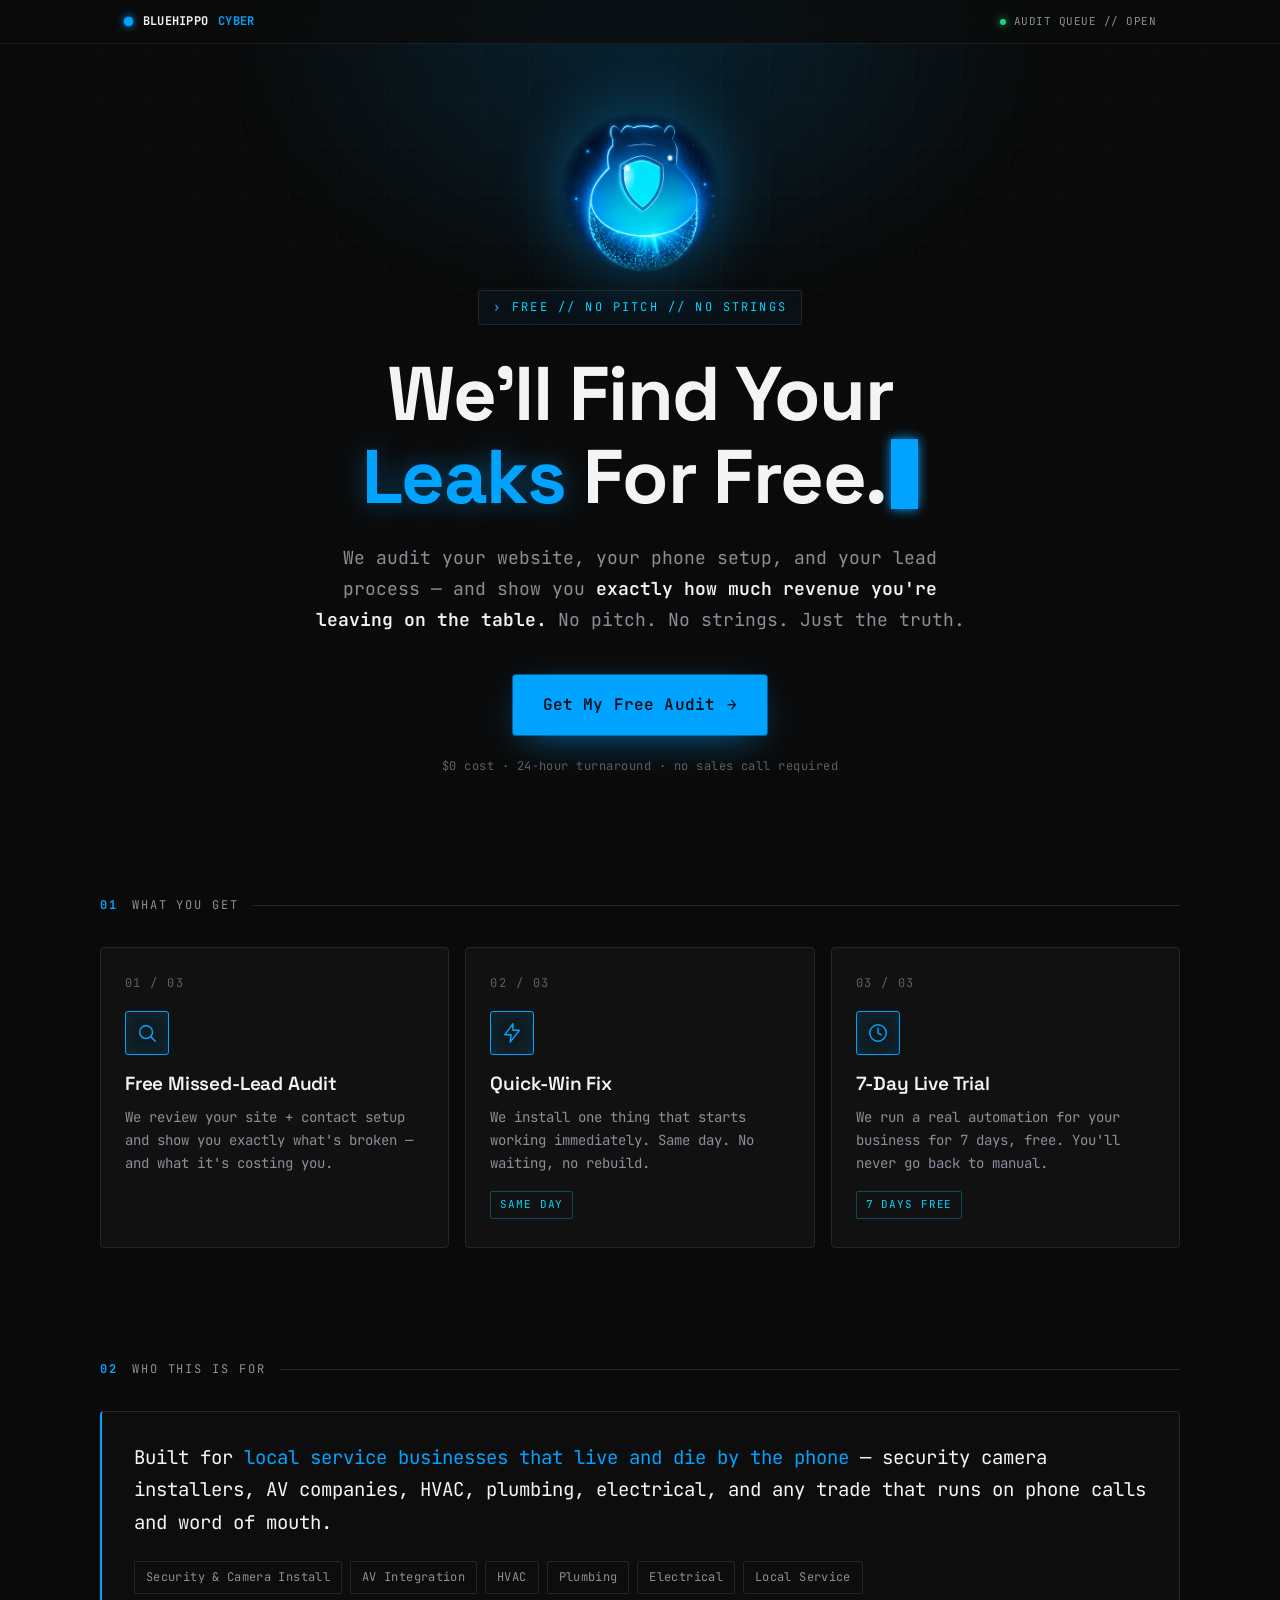
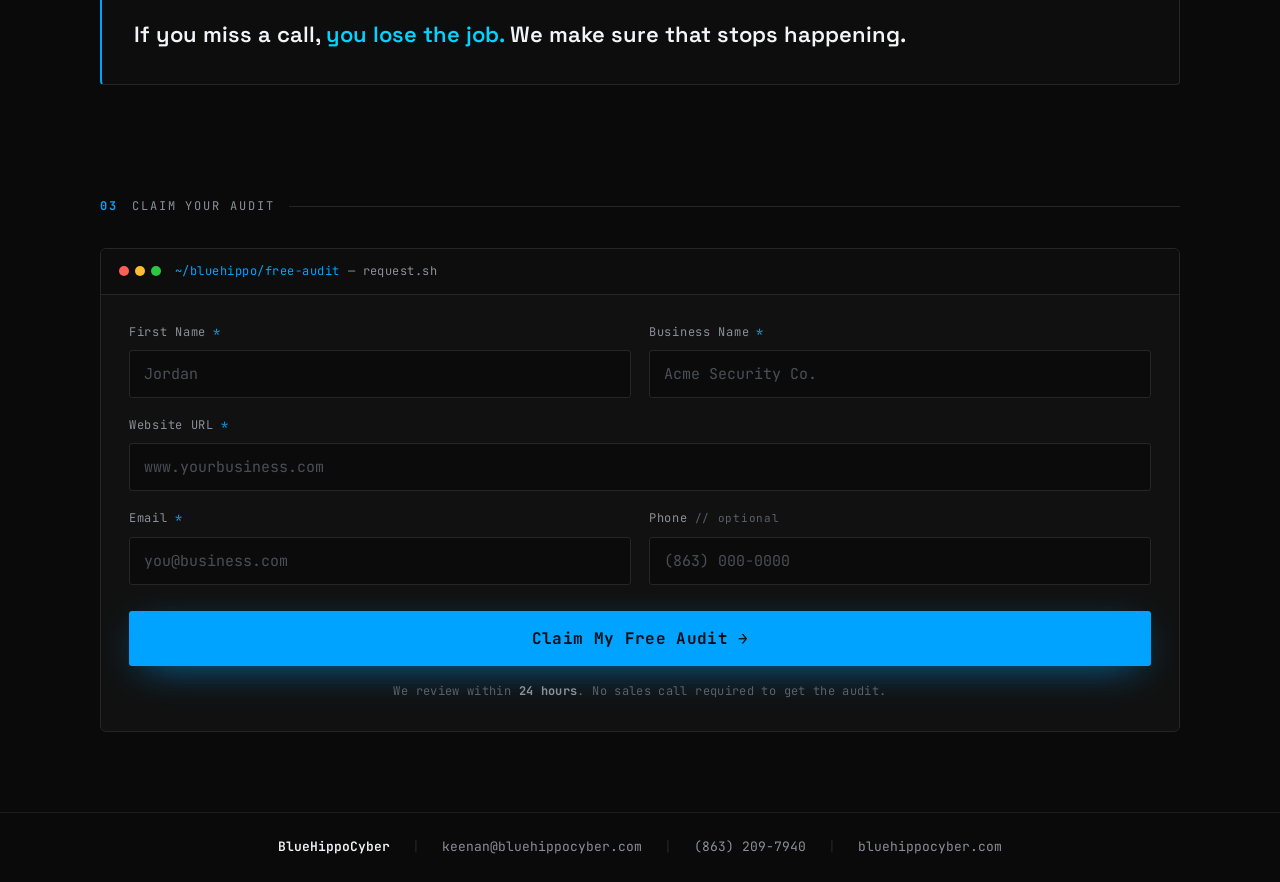
<file: free-audit.html>
<!DOCTYPE html>
<html lang="en">
<head>
<meta charset="UTF-8" />
<meta name="viewport" content="width=device-width, initial-scale=1.0" />
<title>BlueHippoCyber — Free Audit</title>
<link rel="preconnect" href="https://fonts.googleapis.com" />
<link rel="preconnect" href="https://fonts.gstatic.com" crossorigin />
<link href="https://fonts.googleapis.com/css2?family=Space+Grotesk:wght@400;500;600;700&family=JetBrains+Mono:wght@400;500;600;700&display=swap" rel="stylesheet" />
<style>
  :root {
    --bg: #0A0A0A;
    --panel: #111111;
    --panel-2: #0d0d0d;
    --line: #1c1c1c;
    --line-2: #262626;
    --blue: #00A3FF;
    --cyan: #00D4FF;
    --white: #F2F4F6;
    --muted: #8a9099;
    --muted-2: #5b616a;
    --mono: 'JetBrains Mono', ui-monospace, SFMono-Regular, Menlo, monospace;
    --display: 'Space Grotesk', system-ui, sans-serif;
  }

  * { box-sizing: border-box; margin: 0; padding: 0; }

  html { scroll-behavior: smooth; -webkit-text-size-adjust: 100%; }

  body {
    background: var(--bg);
    color: var(--white);
    font-family: var(--mono);
    line-height: 1.6;
    overflow-x: hidden;
    -webkit-font-smoothing: antialiased;
  }

  /* ---- Grid background texture ---- */
  .grid-bg {
    position: fixed;
    inset: 0;
    z-index: 0;
    pointer-events: none;
    background-image:
      linear-gradient(rgba(0,163,255,0.035) 1px, transparent 1px),
      linear-gradient(90deg, rgba(0,163,255,0.035) 1px, transparent 1px);
    background-size: 48px 48px;
    mask-image: radial-gradient(ellipse 120% 90% at 50% 0%, #000 35%, transparent 80%);
    -webkit-mask-image: radial-gradient(ellipse 120% 90% at 50% 0%, #000 35%, transparent 80%);
  }
  .glow {
    position: fixed;
    top: -260px;
    left: 50%;
    transform: translateX(-50%);
    width: 900px;
    height: 600px;
    z-index: 0;
    pointer-events: none;
    background: radial-gradient(ellipse at center, rgba(0,163,255,0.16), transparent 65%);
    filter: blur(20px);
  }

  .wrap {
    position: relative;
    z-index: 1;
    max-width: 1080px;
    margin: 0 auto;
    padding: 0 24px;
  }

  /* ---- Top status bar ---- */
  .topbar {
    position: relative;
    z-index: 2;
    border-bottom: 1px solid var(--line);
    background: rgba(10,10,10,0.7);
    backdrop-filter: blur(8px);
  }
  .topbar-inner {
    max-width: 1080px;
    margin: 0 auto;
    padding: 12px 24px;
    display: flex;
    align-items: center;
    justify-content: space-between;
    gap: 16px;
    font-size: 12px;
    letter-spacing: 0.04em;
  }
  .brand {
    display: flex;
    align-items: center;
    gap: 10px;
    font-weight: 700;
    color: var(--white);
    letter-spacing: 0.02em;
  }
  .brand .dot {
    width: 9px; height: 9px;
    background: var(--blue);
    border-radius: 50%;
    box-shadow: 0 0 10px var(--blue), 0 0 2px var(--blue);
    animation: pulse 2.4s ease-in-out infinite;
  }
  @keyframes pulse { 0%,100% { opacity: 1; } 50% { opacity: 0.35; } }
  .brand .tag { color: var(--blue); }
  .status {
    display: flex;
    align-items: center;
    gap: 8px;
    color: var(--muted);
    font-size: 11px;
  }
  .status .live {
    width: 6px; height: 6px; border-radius: 50%;
    background: #16d680;
    box-shadow: 0 0 8px #16d680;
  }

  /* ---- Hero ---- */
  .hero {
    padding: 64px 0 64px;
    text-align: center;
  }
  .hero-logo {
    width: 168px;
    height: 168px;
    margin: 0 auto 14px;
    display: block;
    filter: drop-shadow(0 0 34px rgba(0,163,255,0.45));
    animation: logoFloat 5.5s ease-in-out infinite;
  }
  @keyframes logoFloat {
    0%, 100% { transform: translateY(0); }
    50% { transform: translateY(-8px); }
  }
  .kicker {
    display: inline-flex;
    align-items: center;
    gap: 10px;
    font-size: 12px;
    letter-spacing: 0.18em;
    text-transform: uppercase;
    color: var(--cyan);
    border: 1px solid var(--line-2);
    background: rgba(0,163,255,0.05);
    padding: 7px 14px;
    border-radius: 2px;
    margin-bottom: 30px;
  }
  .kicker::before { content: '›'; color: var(--blue); font-weight: 700; }

  h1.headline {
    font-family: var(--display);
    font-weight: 700;
    font-size: clamp(38px, 8vw, 76px);
    line-height: 1.02;
    letter-spacing: -0.02em;
    margin: 0 auto;
    max-width: 14ch;
    text-wrap: balance;
  }
  h1.headline .free {
    color: var(--blue);
    position: relative;
    text-shadow: 0 0 28px rgba(0,163,255,0.45);
  }
  .cursor {
    display: inline-block;
    width: 0.56ch;
    height: 0.92em;
    background: var(--blue);
    margin-left: 4px;
    transform: translateY(0.08em);
    box-shadow: 0 0 12px var(--blue);
    animation: blink 1.05s steps(1) infinite;
  }
  @keyframes blink { 0%,50% { opacity: 1; } 50.01%,100% { opacity: 0; } }

  .subhead {
    color: var(--muted);
    font-size: clamp(15px, 1.9vw, 18px);
    line-height: 1.7;
    max-width: 60ch;
    margin: 28px auto 0;
    text-wrap: pretty;
  }
  .subhead b { color: var(--white); font-weight: 600; }

  .cta {
    display: inline-flex;
    align-items: center;
    gap: 12px;
    font-family: var(--mono);
    font-weight: 600;
    font-size: 16px;
    letter-spacing: 0.01em;
    color: #001018;
    background: var(--blue);
    border: none;
    padding: 17px 30px;
    margin-top: 40px;
    cursor: pointer;
    border-radius: 3px;
    text-decoration: none;
    box-shadow: 0 0 0 1px rgba(0,163,255,0.5), 0 10px 40px -12px rgba(0,163,255,0.7);
    transition: transform 0.15s ease, box-shadow 0.2s ease, background 0.2s ease;
  }
  .cta:hover {
    transform: translateY(-2px);
    background: var(--cyan);
    box-shadow: 0 0 0 1px rgba(0,212,255,0.6), 0 16px 50px -10px rgba(0,212,255,0.8);
  }
  .cta .arrow { transition: transform 0.2s ease; }
  .cta:hover .arrow { transform: translateX(4px); }

  .hero-meta {
    margin-top: 22px;
    font-size: 12px;
    color: var(--muted-2);
    letter-spacing: 0.04em;
  }

  /* ---- Section scaffold ---- */
  .section { padding: 56px 0; position: relative; }
  .section-label {
    display: flex;
    align-items: center;
    gap: 14px;
    font-size: 12px;
    letter-spacing: 0.16em;
    text-transform: uppercase;
    color: var(--muted);
    margin-bottom: 32px;
  }
  .section-label .idx { color: var(--blue); font-weight: 700; }
  .section-label .rule { flex: 1; height: 1px; background: var(--line-2); }

  /* ---- What You Get cards ---- */
  .cards {
    display: grid;
    grid-template-columns: repeat(3, 1fr);
    gap: 16px;
  }
  .card {
    background: var(--panel);
    border: 1px solid var(--line-2);
    border-radius: 4px;
    padding: 26px 24px 28px;
    position: relative;
    overflow: hidden;
    transition: border-color 0.2s ease, transform 0.2s ease;
  }
  .card::before {
    content: '';
    position: absolute;
    top: 0; left: 0; right: 0;
    height: 2px;
    background: linear-gradient(90deg, var(--blue), var(--cyan));
    opacity: 0;
    transition: opacity 0.2s ease;
  }
  .card.reveal { opacity: 0; transform: translateY(20px); transition: opacity 0.55s ease, transform 0.55s ease, border-color 0.2s ease; }
  .card.reveal.in { opacity: 1; transform: none; }
  .card.reveal:nth-child(1).in { transition-delay: 0s, 0s, 0s; }
  .card.reveal:nth-child(2).in { transition-delay: 0.1s, 0.1s, 0s; }
  .card.reveal:nth-child(3).in { transition-delay: 0.2s, 0.2s, 0s; }
  .card:hover { border-color: rgba(0,163,255,0.5); transform: translateY(-3px); transition-delay: 0s; }
  .card:hover::before { opacity: 1; }
  .card .num {
    font-size: 12px;
    color: var(--muted-2);
    letter-spacing: 0.12em;
    margin-bottom: 18px;
  }
  .card .icon {
    width: 44px; height: 44px;
    border: 1px solid var(--blue);
    border-radius: 3px;
    display: grid;
    place-items: center;
    color: var(--blue);
    margin-bottom: 18px;
    background: rgba(0,163,255,0.06);
    box-shadow: inset 0 0 18px rgba(0,163,255,0.12);
  }
  .card .icon svg { width: 22px; height: 22px; }
  .card h3 {
    font-family: var(--display);
    font-size: 19px;
    font-weight: 600;
    letter-spacing: -0.01em;
    margin-bottom: 10px;
    line-height: 1.2;
  }
  .card p {
    color: var(--muted);
    font-size: 14px;
    line-height: 1.65;
    text-wrap: pretty;
  }
  .card .stamp {
    display: inline-block;
    margin-top: 16px;
    font-size: 11px;
    letter-spacing: 0.08em;
    text-transform: uppercase;
    color: var(--cyan);
    border: 1px solid rgba(0,212,255,0.3);
    padding: 4px 9px;
    border-radius: 2px;
  }

  /* ---- Who this is for ---- */
  .who {
    border: 1px solid var(--line-2);
    border-left: 2px solid var(--blue);
    background: var(--panel-2);
    border-radius: 4px;
    padding: 30px 32px;
  }
  .who p {
    font-size: clamp(15px, 1.9vw, 19px);
    line-height: 1.7;
    color: var(--white);
    text-wrap: pretty;
  }
  .who p .hl { color: var(--blue); }
  .who .tags {
    display: flex;
    flex-wrap: wrap;
    gap: 8px;
    margin-top: 22px;
  }
  .who .tags span {
    font-size: 12px;
    color: var(--muted);
    border: 1px solid var(--line-2);
    padding: 6px 11px;
    border-radius: 2px;
    letter-spacing: 0.03em;
  }
  .who .punch {
    margin-top: 22px;
    font-family: var(--display);
    font-weight: 600;
    font-size: clamp(16px, 2.2vw, 22px);
    color: var(--white);
  }
  .who .punch .warn { color: var(--cyan); }

  /* ---- Form ---- */
  .form-section { padding-bottom: 40px; }
  .form-shell {
    background: var(--panel);
    border: 1px solid var(--line-2);
    border-radius: 6px;
    overflow: hidden;
  }
  .form-head {
    display: flex;
    align-items: center;
    gap: 8px;
    padding: 13px 18px;
    border-bottom: 1px solid var(--line-2);
    background: var(--panel-2);
    font-size: 12px;
    color: var(--muted);
    letter-spacing: 0.04em;
  }
  .form-head .lights { display: flex; gap: 6px; margin-right: 6px; }
  .form-head .lights i {
    width: 10px; height: 10px; border-radius: 50%; display: block;
    background: #2a2a2a;
  }
  .form-head .lights i:nth-child(1) { background: #ff5f57; }
  .form-head .lights i:nth-child(2) { background: #febc2e; }
  .form-head .lights i:nth-child(3) { background: #28c840; }
  .form-head .path { color: var(--blue); }

  form { padding: 28px 28px 30px; }
  .field-grid {
    display: grid;
    grid-template-columns: 1fr 1fr;
    gap: 18px;
  }
  .field { display: flex; flex-direction: column; gap: 8px; }
  .field.full { grid-column: 1 / -1; }
  .field label {
    font-size: 12px;
    letter-spacing: 0.06em;
    color: var(--muted);
    display: flex;
    align-items: center;
    gap: 7px;
  }
  .field label .req { color: var(--blue); }
  .field label .opt { color: var(--muted-2); font-size: 11px; }
  .field input {
    font-family: var(--mono);
    font-size: 15px;
    color: var(--white);
    background: #0b0b0b;
    border: 1px solid var(--line-2);
    border-radius: 3px;
    padding: 13px 14px;
    width: 100%;
    transition: border-color 0.15s ease, box-shadow 0.15s ease, background 0.15s ease;
  }
  .field input::placeholder { color: #4a4f57; }
  .field input:focus {
    outline: none;
    border-color: var(--blue);
    background: #0d0f12;
    box-shadow: 0 0 0 3px rgba(0,163,255,0.14);
  }
  .field.error input { border-color: #ff5f57; }
  .field .err-msg {
    font-size: 11px;
    color: #ff7b73;
    letter-spacing: 0.03em;
    min-height: 0;
    display: none;
  }
  .field.error .err-msg { display: block; }

  .submit {
    width: 100%;
    margin-top: 26px;
    font-family: var(--mono);
    font-weight: 700;
    font-size: 16px;
    letter-spacing: 0.02em;
    color: #001018;
    background: var(--blue);
    border: none;
    padding: 17px;
    border-radius: 3px;
    cursor: pointer;
    display: flex;
    align-items: center;
    justify-content: center;
    gap: 10px;
    box-shadow: 0 10px 40px -14px rgba(0,163,255,0.8);
    transition: background 0.2s ease, transform 0.12s ease, box-shadow 0.2s ease;
  }
  .submit:hover { background: var(--cyan); transform: translateY(-1px); }
  .submit:active { transform: translateY(0); }
  .submit:disabled { opacity: 0.7; cursor: progress; }

  .form-note {
    text-align: center;
    margin-top: 16px;
    font-size: 12px;
    color: var(--muted-2);
    letter-spacing: 0.03em;
    line-height: 1.6;
  }
  .form-note b { color: var(--muted); }

  /* ---- Success state ---- */
  .success {
    display: none;
    padding: 52px 28px 56px;
    text-align: center;
  }
  .success.on { display: block; animation: rise 0.4s ease; }
  @keyframes rise { from { opacity: 0; transform: translateY(12px); } to { opacity: 1; transform: none; } }
  .success .check {
    width: 64px; height: 64px;
    margin: 0 auto 22px;
    border: 1px solid var(--blue);
    border-radius: 50%;
    display: grid; place-items: center;
    color: var(--blue);
    box-shadow: 0 0 30px -6px rgba(0,163,255,0.6), inset 0 0 24px rgba(0,163,255,0.15);
  }
  .success h3 {
    font-family: var(--display);
    font-weight: 600;
    font-size: 26px;
    margin-bottom: 12px;
    letter-spacing: -0.01em;
  }
  .success p { color: var(--muted); font-size: 14px; max-width: 42ch; margin: 0 auto; line-height: 1.7; }
  .success .ticket {
    display: inline-block;
    margin-top: 22px;
    font-size: 13px;
    color: var(--cyan);
    border: 1px solid rgba(0,212,255,0.3);
    background: rgba(0,212,255,0.05);
    padding: 9px 16px;
    border-radius: 3px;
    letter-spacing: 0.06em;
  }

  /* ---- Footer ---- */
  footer {
    position: relative;
    z-index: 1;
    border-top: 1px solid var(--line);
    margin-top: 40px;
  }
  .footer-inner {
    max-width: 1080px;
    margin: 0 auto;
    padding: 24px;
    display: flex;
    flex-wrap: wrap;
    align-items: center;
    justify-content: center;
    gap: 12px 22px;
    font-size: 13px;
    color: var(--muted);
  }
  .footer-inner a { color: var(--muted); text-decoration: none; transition: color 0.15s ease; white-space: nowrap; }
  .footer-inner a:hover { color: var(--blue); }
  .footer-inner .sep { color: var(--line-2); }
  .footer-brand { color: var(--white); font-weight: 600; }

  /* ---- Reveal on scroll ---- */
  .reveal { opacity: 0; transform: translateY(18px); transition: opacity 0.6s ease, transform 0.6s ease; }
  .reveal.in { opacity: 1; transform: none; }

  /* ---- Mobile ---- */
  @media (max-width: 820px) {
    .cards { grid-template-columns: 1fr; }
  }
  @media (max-width: 560px) {
    .wrap { padding: 0 18px; }
    .hero { padding: 56px 0 48px; }
    .field-grid { grid-template-columns: 1fr; }
    form { padding: 22px 20px 24px; }
    .who { padding: 24px 22px; }
    .status .txt { display: none; }
    .topbar-inner { padding: 11px 18px; }
    .footer-inner { font-size: 12px; gap: 8px 14px; }
  }
  @media (prefers-reduced-motion: reduce) {
    .reveal { opacity: 1; transform: none; transition: none; }
    .cursor, .brand .dot { animation: none; }
    .hero-logo { animation: none; }
    html { scroll-behavior: auto; }
  }
</style>
</head>
<body>
  <div class="grid-bg"></div>
  <div class="glow"></div>

  <!-- Top status bar -->
  <div class="topbar">
    <div class="topbar-inner">
      <div class="brand">
        <span class="dot"></span>
        BLUEHIPPO<span class="tag">CYBER</span>
      </div>
      <div class="status">
        <span class="live"></span>
        <span class="txt">AUDIT&nbsp;QUEUE&nbsp;//&nbsp;OPEN</span>
      </div>
    </div>
  </div>

  <main>
    <!-- HERO -->
    <section class="hero wrap">
      <img class="hero-logo" src="assets/bhc-logo.png" alt="BlueHippoCyber" width="168" height="168" />
      <div class="kicker">FREE&nbsp;//&nbsp;NO&nbsp;PITCH&nbsp;//&nbsp;NO&nbsp;STRINGS</div>
      <h1 class="headline">We'll Find Your <span class="free">Leaks</span> For Free.<span class="cursor"></span></h1>
      <p class="subhead">We audit your website, your phone setup, and your lead process — and show you <b>exactly how much revenue you're leaving on the table.</b> No pitch. No strings. Just the truth.</p>
      <a href="#audit-form" class="cta">Get My Free Audit <span class="arrow">→</span></a>
      <div class="hero-meta">$0 cost · 24-hour turnaround · no sales call required</div>
    </section>

    <!-- WHAT YOU GET -->
    <section class="section wrap reveal">
      <div class="section-label"><span class="idx">01</span> WHAT YOU GET <span class="rule"></span></div>
      <div class="cards">
        <div class="card reveal">
          <div class="num">01 / 03</div>
          <div class="icon">
            <svg viewBox="0 0 24 24" fill="none" stroke="currentColor" stroke-width="1.6" stroke-linecap="round" stroke-linejoin="round"><circle cx="11" cy="11" r="7"></circle><line x1="21" y1="21" x2="16.5" y2="16.5"></line></svg>
          </div>
          <h3>Free Missed-Lead Audit</h3>
          <p>We review your site + contact setup and show you exactly what's broken — and what it's costing you.</p>
        </div>
        <div class="card reveal">
          <div class="num">02 / 03</div>
          <div class="icon">
            <svg viewBox="0 0 24 24" fill="none" stroke="currentColor" stroke-width="1.6" stroke-linecap="round" stroke-linejoin="round"><polyline points="13 2 4 14 11 14 10 22 20 9 13 9 13 2"></polyline></svg>
          </div>
          <h3>Quick-Win Fix</h3>
          <p>We install one thing that starts working immediately. Same day. No waiting, no rebuild.</p>
          <span class="stamp">Same day</span>
        </div>
        <div class="card reveal">
          <div class="num">03 / 03</div>
          <div class="icon">
            <svg viewBox="0 0 24 24" fill="none" stroke="currentColor" stroke-width="1.6" stroke-linecap="round" stroke-linejoin="round"><circle cx="12" cy="12" r="9"></circle><polyline points="12 7 12 12 15.5 14"></polyline></svg>
          </div>
          <h3>7-Day Live Trial</h3>
          <p>We run a real automation for your business for 7 days, free. You'll never go back to manual.</p>
          <span class="stamp">7 days free</span>
        </div>
      </div>
    </section>

    <!-- WHO THIS IS FOR -->
    <section class="section wrap reveal">
      <div class="section-label"><span class="idx">02</span> WHO THIS IS FOR <span class="rule"></span></div>
      <div class="who">
        <p>Built for <span class="hl">local service businesses that live and die by the phone</span> — security camera installers, AV companies, HVAC, plumbing, electrical, and any trade that runs on phone calls and word of mouth.</p>
        <div class="tags">
          <span>Security &amp; Camera Install</span>
          <span>AV Integration</span>
          <span>HVAC</span>
          <span>Plumbing</span>
          <span>Electrical</span>
          <span>Local Service</span>
        </div>
        <p class="punch">If you miss a call, <span class="warn">you lose the job.</span> We make sure that stops happening.</p>
      </div>
    </section>

    <!-- FORM -->
    <section id="audit-form" class="section form-section wrap reveal">
      <div class="section-label"><span class="idx">03</span> CLAIM YOUR AUDIT <span class="rule"></span></div>
      <div class="form-shell">
        <div class="form-head">
          <span class="lights"><i></i><i></i><i></i></span>
          <span class="path">~/bluehippo/free-audit</span>
          <span>— request.sh</span>
        </div>

        <form id="audit" novalidate>
          <div class="field-grid">
            <div class="field">
              <label for="firstName">First Name <span class="req">*</span></label>
              <input id="firstName" name="firstName" type="text" placeholder="Jordan" autocomplete="given-name" />
              <span class="err-msg">Enter your first name.</span>
            </div>
            <div class="field">
              <label for="business">Business Name <span class="req">*</span></label>
              <input id="business" name="business" type="text" placeholder="Acme Security Co." autocomplete="organization" />
              <span class="err-msg">Enter your business name.</span>
            </div>
            <div class="field full">
              <label for="website">Website URL <span class="req">*</span></label>
              <input id="website" name="website" type="text" placeholder="www.yourbusiness.com" autocomplete="url" inputmode="url" />
              <span class="err-msg">Enter a valid website URL.</span>
            </div>
            <div class="field">
              <label for="email">Email <span class="req">*</span></label>
              <input id="email" name="email" type="email" placeholder="you@business.com" autocomplete="email" inputmode="email" />
              <span class="err-msg">Enter a valid email address.</span>
            </div>
            <div class="field">
              <label for="phone">Phone <span class="opt">// optional</span></label>
              <input id="phone" name="phone" type="tel" placeholder="(863) 000-0000" autocomplete="tel" inputmode="tel" />
              <span class="err-msg">Enter a valid phone number.</span>
            </div>
          </div>

          <button type="submit" class="submit" id="submitBtn">
            <span class="label">Claim My Free Audit</span>
            <span class="arrow">→</span>
          </button>
          <p class="form-note">We review within <b>24 hours</b>. No sales call required to get the audit.</p>
        </form>

        <div class="success" id="success">
          <div class="check">
            <svg viewBox="0 0 24 24" fill="none" stroke="currentColor" stroke-width="1.8" stroke-linecap="round" stroke-linejoin="round" width="30" height="30"><polyline points="20 6 9 17 4 12"></polyline></svg>
          </div>
          <h3>Request received.</h3>
          <p>We're already pulling your site and lead setup apart. Expect your free audit in your inbox within <b style="color:var(--white)">24 hours</b> — no sales call required.</p>
          <span class="ticket" id="ticket">// AUDIT-000000</span>
        </div>
      </div>
    </section>
  </main>

  <footer>
    <div class="footer-inner">
      <span class="footer-brand">BlueHippoCyber</span>
      <span class="sep">|</span>
      <a href="mailto:keenan@bluehippocyber.com">keenan@bluehippocyber.com</a>
      <span class="sep">|</span>
      <a href="tel:+18632097940">(863) 209-7940</a>
      <span class="sep">|</span>
      <a href="https://bluehippocyber.com" target="_blank" rel="noopener">bluehippocyber.com</a>
    </div>
  </footer>

<script>
(function () {
  var form = document.getElementById('audit');
  var btn = document.getElementById('submitBtn');
  var success = document.getElementById('success');

  function setError(field, on) {
    field.classList[on ? 'add' : 'remove']('error');
  }
  function fieldOf(id) { return document.getElementById(id).closest('.field'); }

  var validators = {
    firstName: function (v) { return v.trim().length > 0; },
    business: function (v) { return v.trim().length > 0; },
    website: function (v) {
      v = v.trim();
      if (!v) return false;
      return /^([a-z0-9-]+\.)+[a-z]{2,}(\/.*)?$/i.test(v.replace(/^https?:\/\//i, ''));
    },
    email: function (v) { return /^[^\s@]+@[^\s@]+\.[^\s@]+$/.test(v.trim()); },
    phone: function (v) {
      v = v.trim();
      if (!v) return true; // optional
      return v.replace(/\D/g, '').length >= 7;
    }
  };

  // Clear error as the user fixes a field
  ['firstName', 'business', 'website', 'email', 'phone'].forEach(function (id) {
    var input = document.getElementById(id);
    input.addEventListener('input', function () {
      if (fieldOf(id).classList.contains('error') && validators[id](input.value)) {
        setError(fieldOf(id), false);
      }
    });
  });

  form.addEventListener('submit', function (e) {
    e.preventDefault();
    var firstInvalid = null;
    ['firstName', 'business', 'website', 'email', 'phone'].forEach(function (id) {
      var ok = validators[id](document.getElementById(id).value);
      setError(fieldOf(id), !ok);
      if (!ok && !firstInvalid) firstInvalid = document.getElementById(id);
    });

    if (firstInvalid) { firstInvalid.focus(); return; }

    // Submitting state
    btn.disabled = true;
    btn.querySelector('.label').textContent = 'Submitting';
    btn.querySelector('.arrow').textContent = '…';

    setTimeout(function () {
      form.style.display = 'none';
      var ticket = 'AUDIT-' + String(Math.floor(100000 + Math.random() * 899999));
      document.getElementById('ticket').textContent = '// ' + ticket;
      success.classList.add('on');
      success.scrollTop = 0;
    }, 900);
  });

  // Scroll reveal
  if ('IntersectionObserver' in window) {
    var io = new IntersectionObserver(function (entries) {
      entries.forEach(function (en) {
        if (en.isIntersecting) { en.target.classList.add('in'); io.unobserve(en.target); }
      });
    }, { threshold: 0.12 });
    document.querySelectorAll('.reveal').forEach(function (el) { io.observe(el); });
  } else {
    document.querySelectorAll('.reveal').forEach(function (el) { el.classList.add('in'); });
  }
})();
</script>
</body>
</html>
</file>
